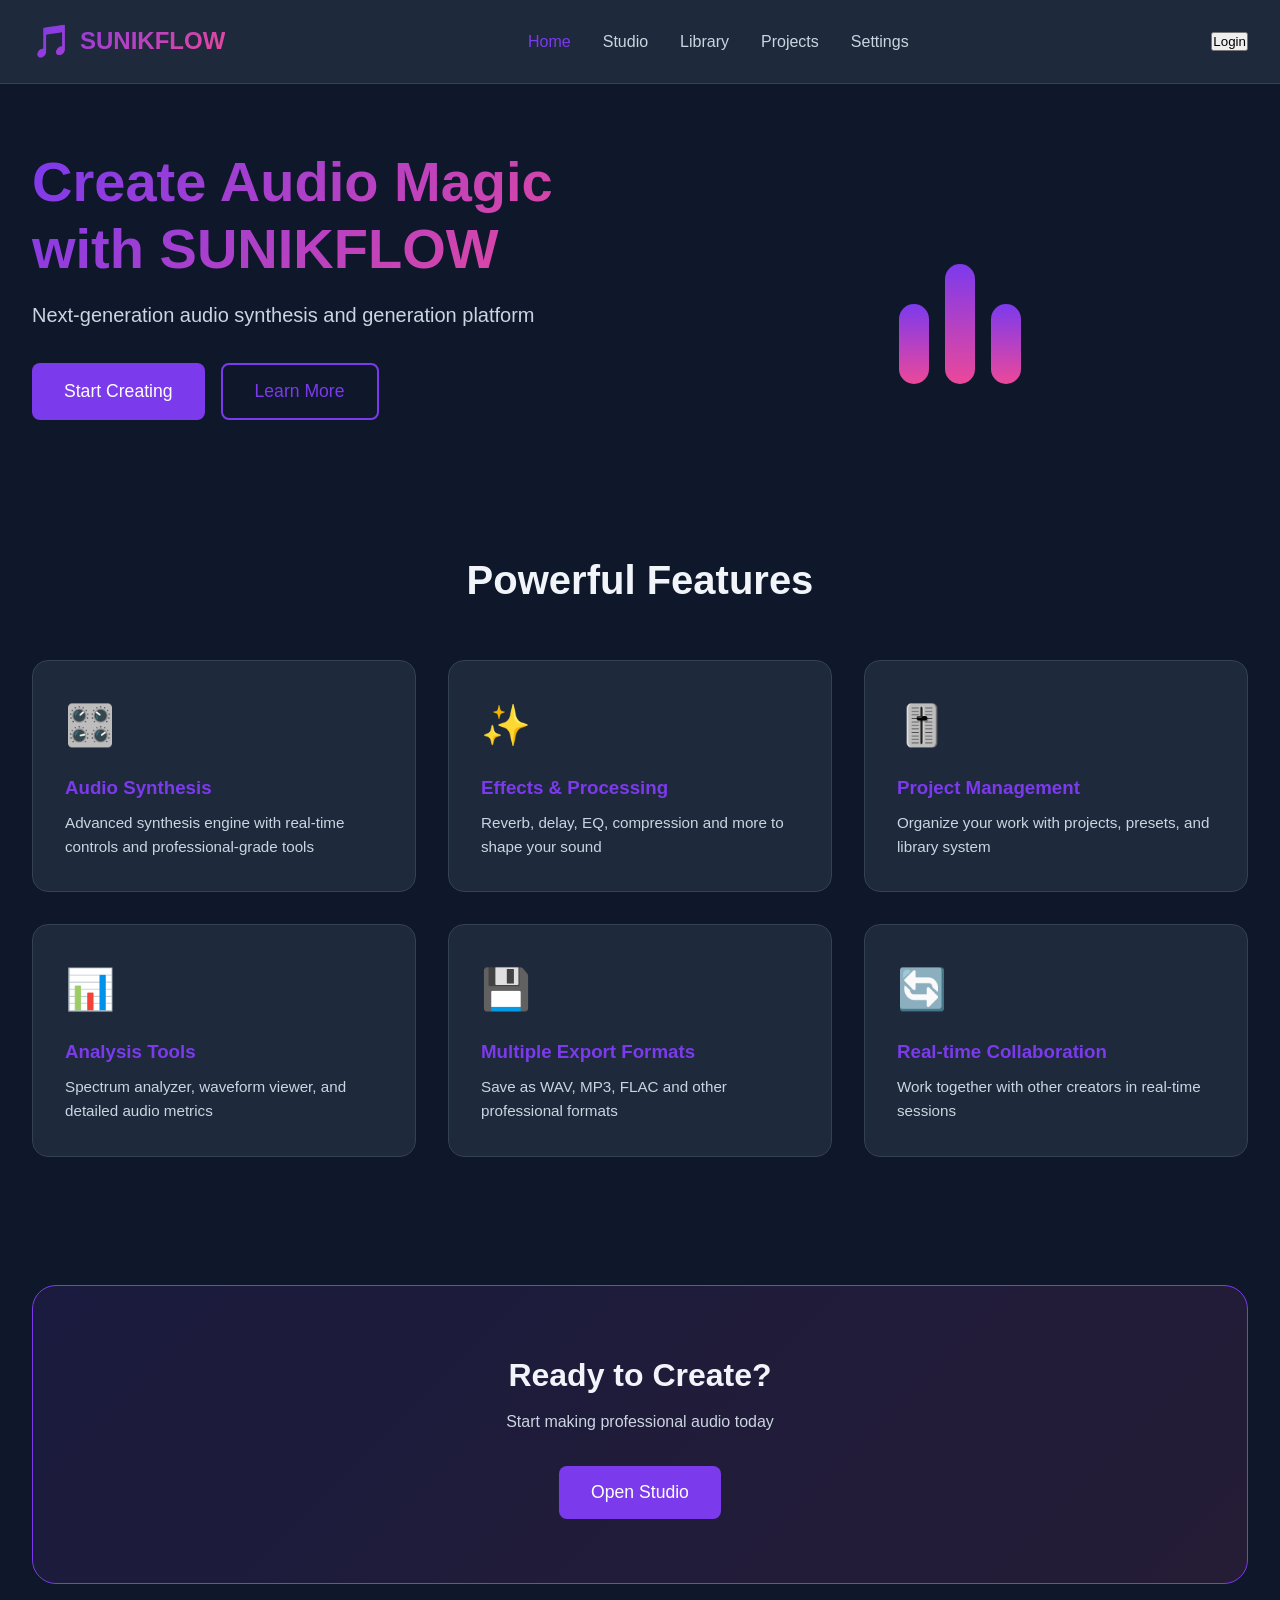
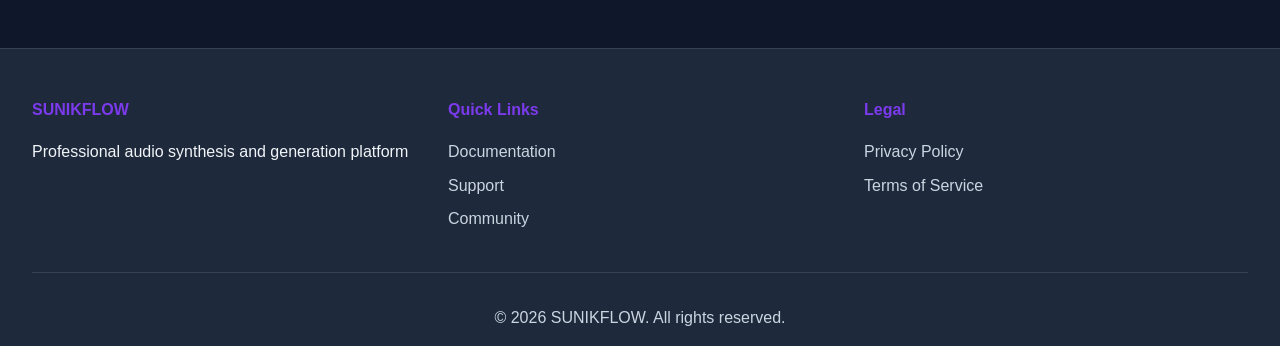
<file: frontend/index.html>
<!DOCTYPE html>
<html lang="es">
<head>
    <meta charset="UTF-8">
    <meta name="viewport" content="width=device-width, initial-scale=1.0">
    <title>SUNIKFLOW - Audio Generation Platform</title>
    <link rel="stylesheet" href="css/style.css">
    <link rel="stylesheet" href="css/home.css">
</head>
<body>
    <nav class="navbar">
        <div class="navbar-container">
            <div class="logo">
                <span class="logo-icon">🎵</span>
                <span class="logo-text">SUNIKFLOW</span>
            </div>
            <ul class="nav-links">
                <li><a href="index.html" class="active">Home</a></li>
                <li><a href="studio.html">Studio</a></li>
                <li><a href="library.html">Library</a></li>
                <li><a href="projects.html">Projects</a></li>
                <li><a href="settings.html">Settings</a></li>
            </ul>
            <div class="nav-user">
                <button class="btn-login">Login</button>
            </div>
        </div>
    </nav>

    <main class="main-content">
        <section class="hero">
            <div class="hero-content">
                <h1 class="hero-title">Create Audio Magic with SUNIKFLOW</h1>
                <p class="hero-subtitle">Next-generation audio synthesis and generation platform</p>
                <div class="hero-actions">
                    <button class="btn btn-primary btn-large" onclick="location.href='studio.html'">Start Creating</button>
                    <button class="btn btn-secondary btn-large">Learn More</button>
                </div>
            </div>
            <div class="hero-visual">
                <div class="waveform-visual">
                    <div class="wave wave-1"></div>
                    <div class="wave wave-2"></div>
                    <div class="wave wave-3"></div>
                </div>
            </div>
        </section>

        <section class="features">
            <h2>Powerful Features</h2>
            <div class="features-grid">
                <div class="feature-card">
                    <div class="feature-icon">🎛️</div>
                    <h3>Audio Synthesis</h3>
                    <p>Advanced synthesis engine with real-time controls and professional-grade tools</p>
                </div>
                <div class="feature-card">
                    <div class="feature-icon">✨</div>
                    <h3>Effects & Processing</h3>
                    <p>Reverb, delay, EQ, compression and more to shape your sound</p>
                </div>
                <div class="feature-card">
                    <div class="feature-icon">🎚️</div>
                    <h3>Project Management</h3>
                    <p>Organize your work with projects, presets, and library system</p>
                </div>
                <div class="feature-card">
                    <div class="feature-icon">📊</div>
                    <h3>Analysis Tools</h3>
                    <p>Spectrum analyzer, waveform viewer, and detailed audio metrics</p>
                </div>
                <div class="feature-card">
                    <div class="feature-icon">💾</div>
                    <h3>Multiple Export Formats</h3>
                    <p>Save as WAV, MP3, FLAC and other professional formats</p>
                </div>
                <div class="feature-card">
                    <div class="feature-icon">🔄</div>
                    <h3>Real-time Collaboration</h3>
                    <p>Work together with other creators in real-time sessions</p>
                </div>
            </div>
        </section>

        <section class="cta-section">
            <h2>Ready to Create?</h2>
            <p>Start making professional audio today</p>
            <button class="btn btn-primary btn-large" onclick="location.href='studio.html'">Open Studio</button>
        </section>
    </main>

    <footer class="footer">
        <div class="footer-content">
            <div class="footer-section">
                <h4>SUNIKFLOW</h4>
                <p>Professional audio synthesis and generation platform</p>
            </div>
            <div class="footer-section">
                <h4>Quick Links</h4>
                <ul>
                    <li><a href="#">Documentation</a></li>
                    <li><a href="#">Support</a></li>
                    <li><a href="#">Community</a></li>
                </ul>
            </div>
            <div class="footer-section">
                <h4>Legal</h4>
                <ul>
                    <li><a href="#">Privacy Policy</a></li>
                    <li><a href="#">Terms of Service</a></li>
                </ul>
            </div>
        </div>
        <div class="footer-bottom">
            <p>&copy; 2026 SUNIKFLOW. All rights reserved.</p>
        </div>
    </footer>
</body>
</html>
</file>
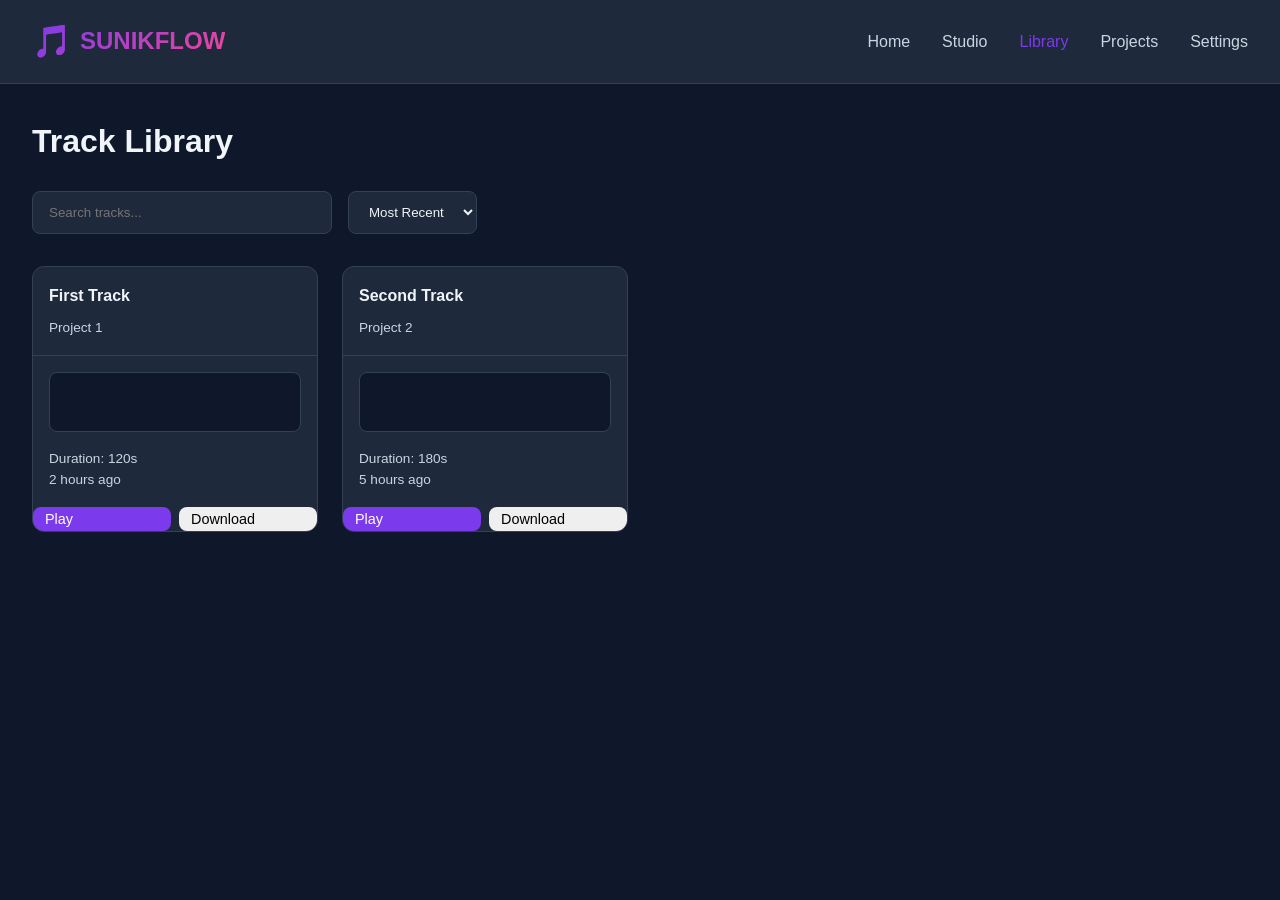
<file: frontend/library.html>
<!DOCTYPE html>
<html lang="es">
<head>
    <meta charset="UTF-8">
    <meta name="viewport" content="width=device-width, initial-scale=1.0">
    <title>Library - SUNIKFLOW</title>
    <link rel="stylesheet" href="css/style.css">
    <link rel="stylesheet" href="css/library.css">
</head>
<body>
    <nav class="navbar">
        <div class="navbar-container">
            <div class="logo">
                <span class="logo-icon">🎵</span>
                <span class="logo-text">SUNIKFLOW</span>
            </div>
            <ul class="nav-links">
                <li><a href="index.html">Home</a></li>
                <li><a href="studio.html">Studio</a></li>
                <li><a href="library.html" class="active">Library</a></li>
                <li><a href="projects.html">Projects</a></li>
                <li><a href="settings.html">Settings</a></li>
            </ul>
        </div>
    </nav>

    <main class="library-container">
        <div class="library-header">
            <h1>Track Library</h1>
            <div class="library-controls">
                <input type="text" placeholder="Search tracks..." class="input-text" id="searchInput">
                <select class="input-text" id="sortBy">
                    <option value="recent">Most Recent</option>
                    <option value="name">Name</option>
                    <option value="duration">Duration</option>
                </select>
            </div>
        </div>

        <div class="library-content">
            <div class="tracks-grid" id="tracksGrid">
                <!-- Track cards will be generated here -->
            </div>
        </div>

        <div class="empty-state" id="emptyState" style="display: none;">
            <p>No tracks found</p>
            <p class="text-muted">Create your first audio track in the Studio</p>
            <a href="studio.html" class="btn btn-primary">Go to Studio</a>
        </div>
    </main>

    <script src="js/library.js"></script>
</body>
</html>
</file>
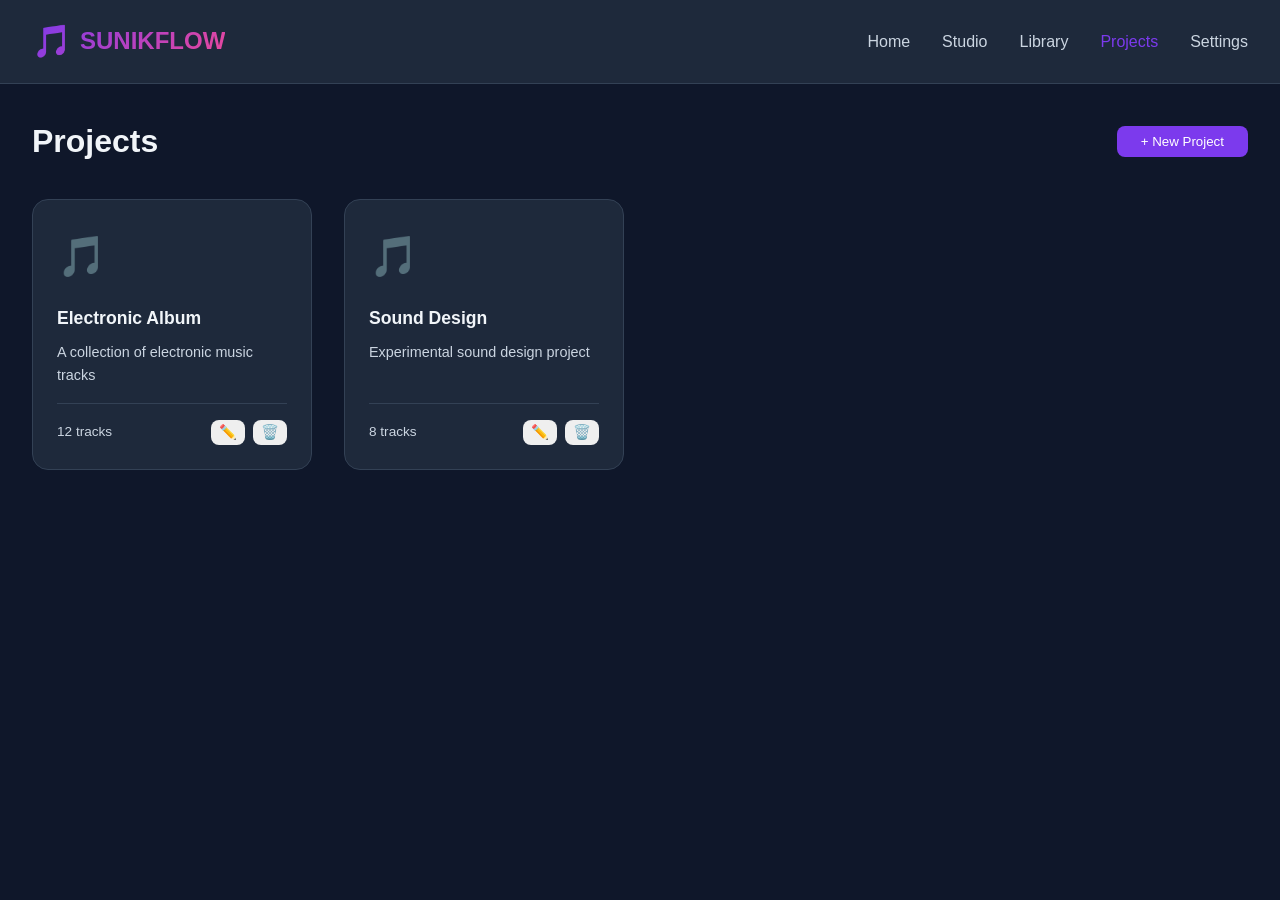
<file: frontend/projects.html>
<!DOCTYPE html>
<html lang="es">
<head>
    <meta charset="UTF-8">
    <meta name="viewport" content="width=device-width, initial-scale=1.0">
    <title>Projects - SUNIKFLOW</title>
    <link rel="stylesheet" href="css/style.css">
    <link rel="stylesheet" href="css/projects.css">
</head>
<body>
    <nav class="navbar">
        <div class="navbar-container">
            <div class="logo">
                <span class="logo-icon">🎵</span>
                <span class="logo-text">SUNIKFLOW</span>
            </div>
            <ul class="nav-links">
                <li><a href="index.html">Home</a></li>
                <li><a href="studio.html">Studio</a></li>
                <li><a href="library.html">Library</a></li>
                <li><a href="projects.html" class="active">Projects</a></li>
                <li><a href="settings.html">Settings</a></li>
            </ul>
        </div>
    </nav>

    <main class="projects-container">
        <div class="projects-header">
            <h1>Projects</h1>
            <button class="btn btn-primary" onclick="createNewProject()">+ New Project</button>
        </div>

        <div class="projects-grid" id="projectsGrid">
            <!-- Project cards will be generated here -->
        </div>

        <div class="empty-state" id="emptyState" style="display: none;">
            <p>No projects yet</p>
            <p class="text-muted">Create your first project to organize your work</p>
            <button class="btn btn-primary" onclick="createNewProject()">Create Project</button>
        </div>
    </main>

    <script src="js/projects.js"></script>
</body>
</html>
</file>
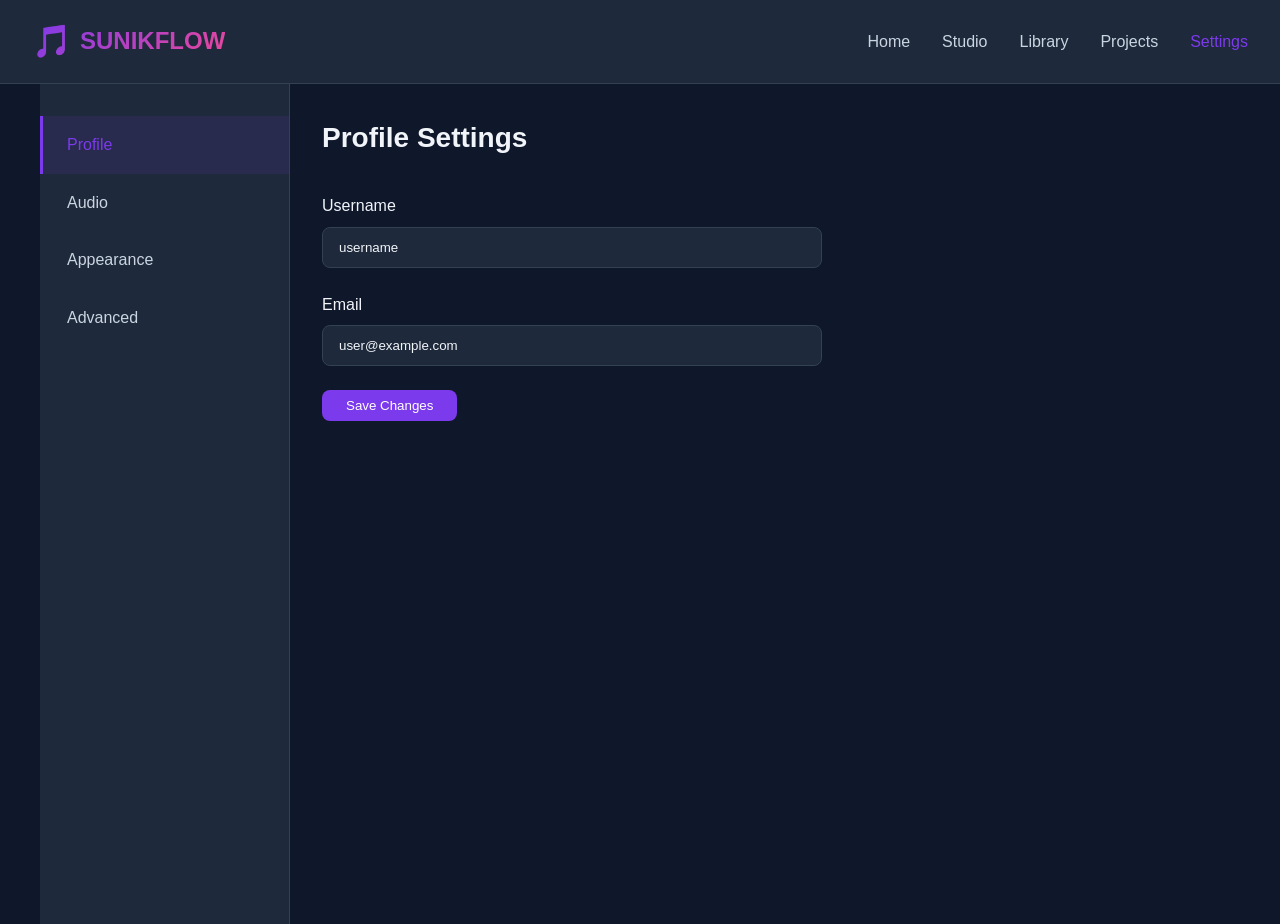
<file: frontend/settings.html>
<!DOCTYPE html>
<html lang="es">
<head>
    <meta charset="UTF-8">
    <meta name="viewport" content="width=device-width, initial-scale=1.0">
    <title>Settings - SUNIKFLOW</title>
    <link rel="stylesheet" href="css/style.css">
    <link rel="stylesheet" href="css/settings.css">
</head>
<body>
    <nav class="navbar">
        <div class="navbar-container">
            <div class="logo">
                <span class="logo-icon">🎵</span>
                <span class="logo-text">SUNIKFLOW</span>
            </div>
            <ul class="nav-links">
                <li><a href="index.html">Home</a></li>
                <li><a href="studio.html">Studio</a></li>
                <li><a href="library.html">Library</a></li>
                <li><a href="projects.html">Projects</a></li>
                <li><a href="settings.html" class="active">Settings</a></li>
            </ul>
        </div>
    </nav>

    <main class="settings-container">
        <div class="settings-sidebar">
            <div class="settings-menu">
                <a href="#profile" class="settings-link active" onclick="switchSettings('profile')">Profile</a>
                <a href="#audio" class="settings-link" onclick="switchSettings('audio')">Audio</a>
                <a href="#appearance" class="settings-link" onclick="switchSettings('appearance')">Appearance</a>
                <a href="#advanced" class="settings-link" onclick="switchSettings('advanced')">Advanced</a>
            </div>
        </div>

        <div class="settings-content">
            <div id="profile" class="settings-section active">
                <h2>Profile Settings</h2>
                <form class="settings-form">
                    <div class="form-group">
                        <label>Username</label>
                        <input type="text" class="input-text" value="username">
                    </div>
                    <div class="form-group">
                        <label>Email</label>
                        <input type="email" class="input-text" value="user@example.com">
                    </div>
                    <button type="submit" class="btn btn-primary">Save Changes</button>
                </form>
            </div>

            <div id="audio" class="settings-section" style="display: none;">
                <h2>Audio Settings</h2>
                <form class="settings-form">
                    <div class="form-group">
                        <label>Sample Rate</label>
                        <select class="input-text">
                            <option value="44100">44100 Hz</option>
                            <option value="48000">48000 Hz</option>
                            <option value="96000">96000 Hz</option>
                        </select>
                    </div>
                    <div class="form-group">
                        <label>Bit Depth</label>
                        <select class="input-text">
                            <option value="16">16-bit</option>
                            <option value="24">24-bit</option>
                            <option value="32">32-bit</option>
                        </select>
                    </div>
                    <button type="submit" class="btn btn-primary">Save Settings</button>
                </form>
            </div>

            <div id="appearance" class="settings-section" style="display: none;">
                <h2>Appearance</h2>
                <form class="settings-form">
                    <div class="form-group">
                        <label>Theme</label>
                        <select class="input-text">
                            <option value="dark">Dark</option>
                            <option value="light">Light</option>
                            <option value="auto">Auto</option>
                        </select>
                    </div>
                    <button type="submit" class="btn btn-primary">Save Preferences</button>
                </form>
            </div>

            <div id="advanced" class="settings-section" style="display: none;">
                <h2>Advanced Settings</h2>
                <form class="settings-form">
                    <div class="form-group">
                        <label class="checkbox">
                            <input type="checkbox" checked>
                            <span>Enable Autosave</span>
                        </label>
                    </div>
                    <div class="form-group">
                        <label class="checkbox">
                            <input type="checkbox" checked>
                            <span>Enable Notifications</span>
                        </label>
                    </div>
                    <button type="submit" class="btn btn-primary">Save Settings</button>
                </form>
            </div>
        </div>
    </main>

    <script src="js/settings.js"></script>
</body>
</html>
</file>
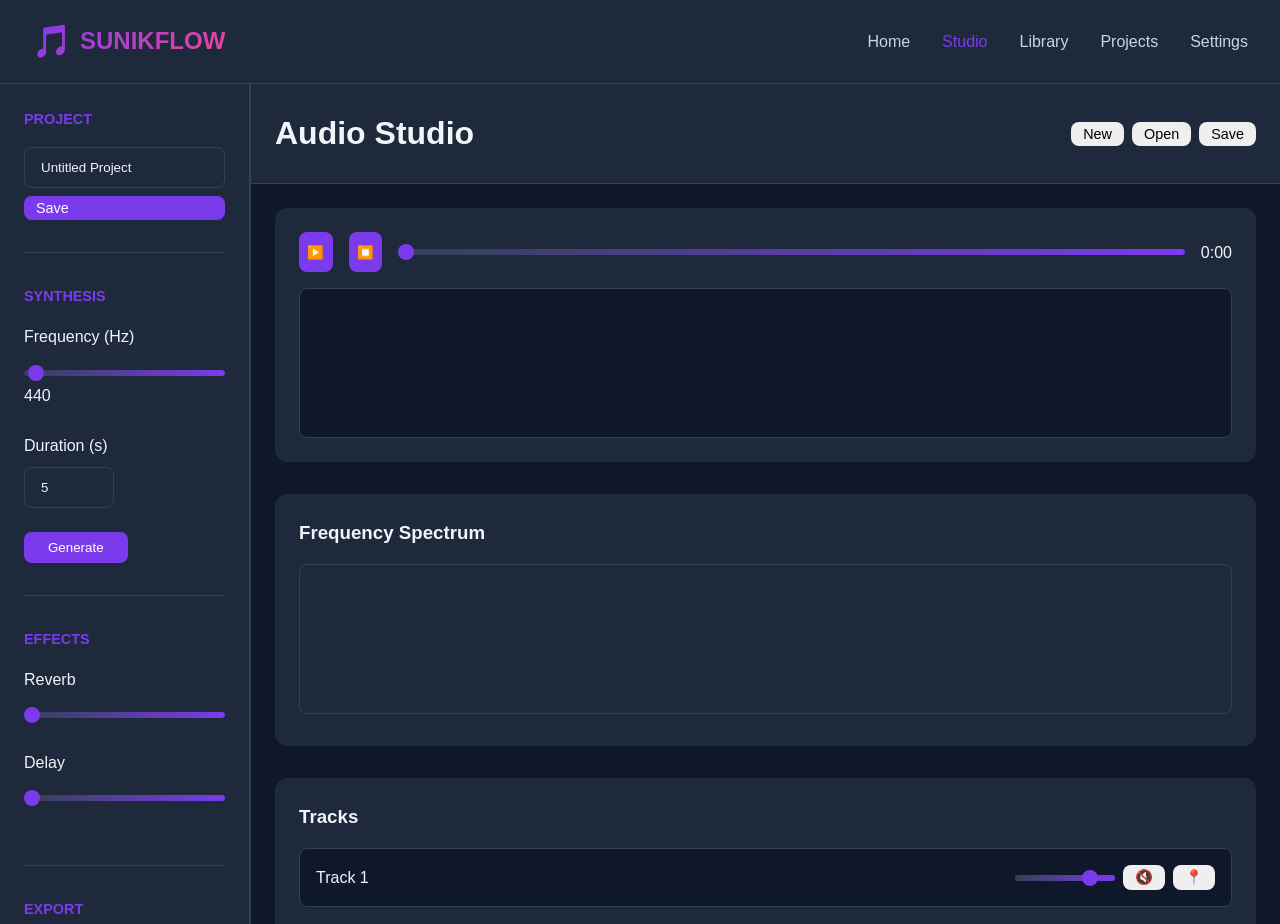
<file: frontend/studio.html>
<!DOCTYPE html>
<html lang="es">
<head>
    <meta charset="UTF-8">
    <meta name="viewport" content="width=device-width, initial-scale=1.0">
    <title>Studio - SUNIKFLOW</title>
    <link rel="stylesheet" href="css/style.css">
    <link rel="stylesheet" href="css/studio.css">
</head>
<body>
    <nav class="navbar">
        <div class="navbar-container">
            <div class="logo">
                <span class="logo-icon">🎵</span>
                <span class="logo-text">SUNIKFLOW</span>
            </div>
            <ul class="nav-links">
                <li><a href="index.html">Home</a></li>
                <li><a href="studio.html" class="active">Studio</a></li>
                <li><a href="library.html">Library</a></li>
                <li><a href="projects.html">Projects</a></li>
                <li><a href="settings.html">Settings</a></li>
            </ul>
        </div>
    </nav>

    <div class="studio-container">
        <aside class="sidebar">
            <div class="sidebar-section">
                <h3>Project</h3>
                <div class="project-info">
                    <input type="text" placeholder="Project name" class="input-text" id="projectName" value="Untitled Project">
                    <button class="btn btn-small btn-primary">Save</button>
                </div>
            </div>

            <div class="sidebar-section">
                <h3>Synthesis</h3>
                <div class="control-group">
                    <label>Frequency (Hz)</label>
                    <input type="range" min="20" max="20000" value="440" class="slider" id="frequency">
                    <span id="frequencyValue">440</span>
                </div>
                <div class="control-group">
                    <label>Duration (s)</label>
                    <input type="number" min="0.1" max="60" value="5" class="input-text" id="duration">
                </div>
                <button class="btn btn-primary" onclick="generateAudio()">Generate</button>
            </div>

            <div class="sidebar-section">
                <h3>Effects</h3>
                <div class="control-group">
                    <label>Reverb</label>
                    <input type="range" min="0" max="100" value="0" class="slider" id="reverb">
                </div>
                <div class="control-group">
                    <label>Delay</label>
                    <input type="range" min="0" max="100" value="0" class="slider" id="delay">
                </div>
            </div>

            <div class="sidebar-section">
                <h3>Export</h3>
                <button class="btn btn-success" onclick="exportWAV()">Export WAV</button>
                <button class="btn btn-success" onclick="exportMP3()">Export MP3</button>
            </div>
        </aside>

        <main class="studio-main">
            <div class="studio-header">
                <h1>Audio Studio</h1>
                <div class="controls">
                    <button class="btn btn-small">New</button>
                    <button class="btn btn-small">Open</button>
                    <button class="btn btn-small">Save</button>
                </div>
            </div>

            <div class="studio-workspace">
                <div class="player-section">
                    <div class="player-controls">
                        <button id="playBtn" class="btn btn-icon">▶️</button>
                        <button id="stopBtn" class="btn btn-icon">⏹️</button>
                        <input type="range" min="0" max="100" value="0" class="slider" id="playbackPosition">
                        <span id="playbackTime">0:00</span>
                    </div>
                    <div class="waveform-container">
                        <canvas id="waveformCanvas" width="800" height="150"></canvas>
                    </div>
                </div>

                <div class="spectrum-section">
                    <h3>Frequency Spectrum</h3>
                    <canvas id="spectrumCanvas" width="800" height="150"></canvas>
                </div>

                <div class="tracks-section">
                    <h3>Tracks</h3>
                    <div class="tracks-list" id="tracksList">
                        <div class="track-item">
                            <div class="track-header">
                                <span class="track-name">Track 1</span>
                                <div class="track-controls">
                                    <input type="range" min="0" max="100" value="80" class="slider" title="Volume">
                                    <button class="btn btn-small">🔇</button>
                                    <button class="btn btn-small">📍</button>
                                </div>
                            </div>
                        </div>
                    </div>
                    <button class="btn btn-small btn-primary" onclick="addTrack()">+ Add Track</button>
                </div>
            </div>
        </main>
    </div>

    <script src="js/studio.js"></script>
</body>
</html>
</file>
<file: frontend/css/style.css>
:root {
    --primary: #7C3AED;
    --secondary: #06B6D4;
    --accent: #EC4899;
    --bg-dark: #0F172A;
    --bg-surface: #1E293B;
    --bg-hover: #334155;
    --text-primary: #F1F5F9;
    --text-secondary: #CBD5E1;
    --border: #334155;
    --success: #10B981;
    --warning: #F59E0B;
    --error: #EF4444;
}

* {
    margin: 0;
    padding: 0;
    box-sizing: border-box;
}

body {
    font-family: 'Inter', -apple-system, BlinkMacSystemFont, 'Segoe UI', sans-serif;
    background-color: var(--bg-dark);
    color: var(--text-primary);
    line-height: 1.6;
}

/* Navbar */
.navbar {
    background-color: var(--bg-surface);
    border-bottom: 1px solid var(--border);
    position: sticky;
    top: 0;
    z-index: 100;
}

.navbar-container {
    max-width: 1400px;
    margin: 0 auto;
    padding: 1rem 2rem;
    display: flex;
    justify-content: space-between;
    align-items: center;
}

.logo {
    display: flex;
    align-items: center;
    gap: 0.5rem;
    font-size: 1.5rem;
    font-weight: bold;
    background: linear-gradient(135deg, var(--primary), var(--accent));
    -webkit-background-clip: text;
    -webkit-text-fill-color: transparent;
    background-clip: text;
}

.logo-icon {
    font-size: 2rem;
}

.nav-links {
    display: flex;
    list-style: none;
    gap: 2rem;
}

.nav-links a {
    color: var(--text-secondary);
    text-decoration: none;
    transition: color 0.3s;
}

.nav-links a:hover,
.nav-links a.active {
    color: var(--primary);
}

.nav-user {
    display: flex;
    align-items: center;
    gap: 1rem;
}

/* Buttons */
.btn {
    padding: 0.5rem 1.5rem;
    border: none;
    border-radius: 0.5rem;
    cursor: pointer;
    font-family: inherit;
    font-weight: 500;
    transition: all 0.3s;
    display: inline-flex;
    align-items: center;
    gap: 0.5rem;
}

.btn-primary {
    background-color: var(--primary);
    color: white;
}

.btn-primary:hover {
    background-color: #6D28D9;
    transform: translateY(-2px);
}

.btn-secondary {
    background-color: transparent;
    color: var(--primary);
    border: 2px solid var(--primary);
}

.btn-secondary:hover {
    background-color: var(--primary);
    color: white;
}

.btn-success {
    background-color: var(--success);
    color: white;
}

.btn-success:hover {
    background-color: #059669;
}

.btn-large {
    padding: 1rem 2rem;
    font-size: 1.1rem;
}

.btn-small {
    padding: 0.25rem 0.75rem;
    font-size: 0.9rem;
}

.btn-icon {
    width: 2.5rem;
    height: 2.5rem;
    padding: 0;
    justify-content: center;
    background-color: var(--primary);
    color: white;
}

.btn-icon:hover {
    background-color: #6D28D9;
}

/* Forms */
.input-text {
    padding: 0.75rem 1rem;
    border: 1px solid var(--border);
    border-radius: 0.5rem;
    background-color: var(--bg-surface);
    color: var(--text-primary);
    font-family: inherit;
    transition: border-color 0.3s;
}

.input-text:focus {
    outline: none;
    border-color: var(--primary);
    box-shadow: 0 0 0 3px rgba(124, 58, 237, 0.1);
}

.slider {
    width: 100%;
    height: 6px;
    border-radius: 3px;
    background: linear-gradient(to right, var(--bg-hover), var(--primary));
    outline: none;
    -webkit-appearance: none;
}

.slider::-webkit-slider-thumb {
    -webkit-appearance: none;
    appearance: none;
    width: 16px;
    height: 16px;
    border-radius: 50%;
    background: var(--primary);
    cursor: pointer;
}

.slider::-moz-range-thumb {
    width: 16px;
    height: 16px;
    border-radius: 50%;
    background: var(--primary);
    cursor: pointer;
    border: none;
}

/* Footer */
.footer {
    background-color: var(--bg-surface);
    border-top: 1px solid var(--border);
    margin-top: 4rem;
    padding: 3rem 2rem 1rem;
}

.footer-content {
    max-width: 1400px;
    margin: 0 auto;
    display: grid;
    grid-template-columns: repeat(auto-fit, minmax(250px, 1fr));
    gap: 2rem;
    margin-bottom: 2rem;
}

.footer-section h4 {
    margin-bottom: 1rem;
    color: var(--primary);
}

.footer-section ul {
    list-style: none;
}

.footer-section ul li {
    margin-bottom: 0.5rem;
}

.footer-section a {
    color: var(--text-secondary);
    text-decoration: none;
    transition: color 0.3s;
}

.footer-section a:hover {
    color: var(--primary);
}

.footer-bottom {
    text-align: center;
    padding-top: 2rem;
    border-top: 1px solid var(--border);
    color: var(--text-secondary);
}

/* Utilities */
.text-muted {
    color: var(--text-secondary);
}

.control-group {
    margin-bottom: 1.5rem;
}

.control-group label {
    display: block;
    margin-bottom: 0.5rem;
    font-weight: 500;
}

.form-group {
    margin-bottom: 1.5rem;
}

.form-group label {
    display: block;
    margin-bottom: 0.5rem;
    font-weight: 500;
}

.checkbox {
    display: flex;
    align-items: center;
    gap: 0.5rem;
    cursor: pointer;
}

.checkbox input {
    cursor: pointer;
}
</file>
<file: frontend/css/home.css>
/* Home Page Styles */

.main-content {
    max-width: 1400px;
    margin: 0 auto;
    padding: 0 2rem;
}

.hero {
    display: grid;
    grid-template-columns: 1fr 1fr;
    align-items: center;
    gap: 4rem;
    padding: 4rem 0;
}

.hero-content h1 {
    font-size: 3.5rem;
    line-height: 1.2;
    margin-bottom: 1rem;
    background: linear-gradient(135deg, var(--primary), var(--accent));
    -webkit-background-clip: text;
    -webkit-text-fill-color: transparent;
    background-clip: text;
}

.hero-subtitle {
    font-size: 1.25rem;
    color: var(--text-secondary);
    margin-bottom: 2rem;
}

.hero-actions {
    display: flex;
    gap: 1rem;
}

.hero-visual {
    display: flex;
    justify-content: center;
    align-items: center;
}

.waveform-visual {
    position: relative;
    width: 200px;
    height: 200px;
    display: flex;
    align-items: flex-end;
    justify-content: center;
    gap: 1rem;
}

.wave {
    width: 30px;
    background: linear-gradient(180deg, var(--primary), var(--accent));
    border-radius: 15px;
    animation: wave 0.8s ease-in-out infinite;
}

.wave-1 {
    height: 40%;
    animation-delay: 0s;
}

.wave-2 {
    height: 60%;
    animation-delay: 0.2s;
}

.wave-3 {
    height: 40%;
    animation-delay: 0.4s;
}

@keyframes wave {
    0%, 100% { height: 40%; }
    50% { height: 100%; }
}

/* Features Section */
.features {
    padding: 4rem 0;
}

.features h2 {
    font-size: 2.5rem;
    margin-bottom: 3rem;
    text-align: center;
}

.features-grid {
    display: grid;
    grid-template-columns: repeat(auto-fit, minmax(300px, 1fr));
    gap: 2rem;
}

.feature-card {
    background-color: var(--bg-surface);
    border: 1px solid var(--border);
    border-radius: 1rem;
    padding: 2rem;
    transition: all 0.3s;
}

.feature-card:hover {
    border-color: var(--primary);
    transform: translateY(-5px);
    box-shadow: 0 10px 30px rgba(124, 58, 237, 0.1);
}

.feature-icon {
    font-size: 2.5rem;
    margin-bottom: 1rem;
}

.feature-card h3 {
    margin-bottom: 0.5rem;
    color: var(--primary);
}

.feature-card p {
    color: var(--text-secondary);
    font-size: 0.95rem;
}

/* CTA Section */
.cta-section {
    background: linear-gradient(135deg, rgba(124, 58, 237, 0.1), rgba(236, 72, 153, 0.1));
    border: 1px solid var(--primary);
    border-radius: 1.5rem;
    padding: 4rem 2rem;
    text-align: center;
    margin: 4rem 0;
}

.cta-section h2 {
    font-size: 2rem;
    margin-bottom: 0.5rem;
}

.cta-section p {
    color: var(--text-secondary);
    margin-bottom: 2rem;
}

@media (max-width: 768px) {
    .hero {
        grid-template-columns: 1fr;
        padding: 2rem 0;
    }

    .hero-content h1 {
        font-size: 2rem;
    }

    .hero-actions {
        flex-direction: column;
    }

    .features h2 {
        font-size: 1.75rem;
    }

    .nav-links {
        display: none;
    }
}
</file>
<file: frontend/css/library.css>
/* Library Page Styles */

.library-container {
    max-width: 1400px;
    margin: 0 auto;
    padding: 2rem;
}

.library-header {
    margin-bottom: 2rem;
}

.library-header h1 {
    font-size: 2rem;
    margin-bottom: 1.5rem;
}

.library-controls {
    display: flex;
    gap: 1rem;
}

.library-controls input {
    flex: 1;
    max-width: 300px;
}

.tracks-grid {
    display: grid;
    grid-template-columns: repeat(auto-fill, minmax(250px, 1fr));
    gap: 1.5rem;
}

.track-card {
    background-color: var(--bg-surface);
    border: 1px solid var(--border);
    border-radius: 0.75rem;
    overflow: hidden;
    transition: all 0.3s;
    display: flex;
    flex-direction: column;
}

.track-card:hover {
    border-color: var(--primary);
    transform: translateY(-5px);
    box-shadow: 0 10px 30px rgba(124, 58, 237, 0.1);
}

.track-card-header {
    padding: 1rem;
    background-color: linear-gradient(135deg, rgba(124, 58, 237, 0.1), rgba(236, 72, 153, 0.1));
    border-bottom: 1px solid var(--border);
}

.track-card-title {
    font-weight: 600;
    margin-bottom: 0.5rem;
}

.track-card-meta {
    font-size: 0.85rem;
    color: var(--text-secondary);
}

.track-card-body {
    padding: 1rem;
    flex: 1;
    display: flex;
    flex-direction: column;
}

.track-waveform {
    width: 100%;
    height: 60px;
    background-color: var(--bg-dark);
    border-radius: 0.5rem;
    margin-bottom: 1rem;
    border: 1px solid var(--border);
}

.track-card-actions {
    display: flex;
    gap: 0.5rem;
    margin-top: auto;
}

.track-card-actions .btn {
    flex: 1;
}

.empty-state {
    text-align: center;
    padding: 4rem 2rem;
    color: var(--text-secondary);
}

.empty-state p {
    margin-bottom: 0.5rem;
}

@media (max-width: 768px) {
    .library-controls {
        flex-direction: column;
    }

    .library-controls input {
        max-width: none;
    }

    .tracks-grid {
        grid-template-columns: 1fr;
    }
}
</file>
<file: frontend/css/projects.css>
/* Projects Page Styles */

.projects-container {
    max-width: 1400px;
    margin: 0 auto;
    padding: 2rem;
}

.projects-header {
    display: flex;
    justify-content: space-between;
    align-items: center;
    margin-bottom: 2rem;
}

.projects-header h1 {
    font-size: 2rem;
}

.projects-grid {
    display: grid;
    grid-template-columns: repeat(auto-fill, minmax(280px, 1fr));
    gap: 2rem;
}

.project-card {
    background-color: var(--bg-surface);
    border: 1px solid var(--border);
    border-radius: 1rem;
    padding: 1.5rem;
    transition: all 0.3s;
    cursor: pointer;
    display: flex;
    flex-direction: column;
}

.project-card:hover {
    border-color: var(--primary);
    transform: translateY(-5px);
    box-shadow: 0 10px 30px rgba(124, 58, 237, 0.1);
}

.project-icon {
    font-size: 2.5rem;
    margin-bottom: 1rem;
}

.project-name {
    font-weight: 600;
    font-size: 1.1rem;
    margin-bottom: 0.5rem;
}

.project-description {
    color: var(--text-secondary);
    font-size: 0.9rem;
    margin-bottom: 1rem;
    flex: 1;
}

.project-footer {
    display: flex;
    justify-content: space-between;
    align-items: center;
    padding-top: 1rem;
    border-top: 1px solid var(--border);
    font-size: 0.85rem;
    color: var(--text-secondary);
}

.project-actions {
    display: flex;
    gap: 0.5rem;
}

.project-actions .btn-small {
    padding: 0.25rem 0.5rem;
}

.empty-state {
    grid-column: 1 / -1;
    text-align: center;
    padding: 4rem 2rem;
    color: var(--text-secondary);
}

@media (max-width: 768px) {
    .projects-header {
        flex-direction: column;
        align-items: flex-start;
        gap: 1rem;
    }

    .projects-grid {
        grid-template-columns: 1fr;
    }
}
</file>
<file: frontend/css/settings.css>
/* Settings Page Styles */

.settings-container {
    display: grid;
    grid-template-columns: 250px 1fr;
    max-width: 1200px;
    margin: 0 auto;
    min-height: calc(100vh - 60px);
}

.settings-sidebar {
    background-color: var(--bg-surface);
    border-right: 1px solid var(--border);
    padding: 2rem 0;
}

.settings-menu {
    display: flex;
    flex-direction: column;
}

.settings-link {
    padding: 1rem 1.5rem;
    color: var(--text-secondary);
    text-decoration: none;
    border-left: 3px solid transparent;
    transition: all 0.3s;
}

.settings-link:hover,
.settings-link.active {
    color: var(--primary);
    border-left-color: var(--primary);
    background-color: rgba(124, 58, 237, 0.1);
}

.settings-content {
    padding: 2rem;
}

.settings-section {
    display: none;
}

.settings-section.active {
    display: block;
}

.settings-section h2 {
    font-size: 1.75rem;
    margin-bottom: 2rem;
}

.settings-form {
    max-width: 500px;
}

.form-group {
    margin-bottom: 1.5rem;
}

.form-group label {
    display: block;
    margin-bottom: 0.5rem;
    font-weight: 500;
}

.form-group input,
.form-group select {
    width: 100%;
}

.form-group .input-text {
    width: 100%;
}

.checkbox {
    display: flex;
    align-items: center;
    gap: 0.75rem;
    cursor: pointer;
}

.checkbox input[type="checkbox"] {
    width: 18px;
    height: 18px;
    cursor: pointer;
    accent-color: var(--primary);
}

@media (max-width: 768px) {
    .settings-container {
        grid-template-columns: 1fr;
    }

    .settings-sidebar {
        border-right: none;
        border-bottom: 1px solid var(--border);
        padding: 1rem 0;
    }

    .settings-link {
        padding: 0.75rem 1rem;
        border-left: none;
        border-bottom: 2px solid transparent;
    }

    .settings-link:hover,
    .settings-link.active {
        border-left: none;
        border-bottom-color: var(--primary);
    }
}
</file>
<file: frontend/css/studio.css>
/* Studio Page Styles */

.studio-container {
    display: grid;
    grid-template-columns: 250px 1fr;
    height: calc(100vh - 60px);
    gap: 1px;
    background-color: var(--border);
}

.sidebar {
    background-color: var(--bg-surface);
    overflow-y: auto;
    padding: 1.5rem;
    border-right: 1px solid var(--border);
}

.sidebar-section {
    margin-bottom: 2rem;
    padding-bottom: 2rem;
    border-bottom: 1px solid var(--border);
}

.sidebar-section:last-child {
    border-bottom: none;
}

.sidebar-section h3 {
    font-size: 0.9rem;
    font-weight: 600;
    text-transform: uppercase;
    color: var(--primary);
    margin-bottom: 1rem;
}

.project-info {
    display: flex;
    flex-direction: column;
    gap: 0.5rem;
}

.studio-main {
    display: flex;
    flex-direction: column;
    background-color: var(--bg-dark);
    overflow: hidden;
}

.studio-header {
    display: flex;
    justify-content: space-between;
    align-items: center;
    padding: 1.5rem;
    border-bottom: 1px solid var(--border);
    background-color: var(--bg-surface);
}

.controls {
    display: flex;
    gap: 0.5rem;
}

.studio-workspace {
    flex: 1;
    overflow-y: auto;
    padding: 1.5rem;
    display: flex;
    flex-direction: column;
    gap: 2rem;
}

/* Player Section */
.player-section {
    background-color: var(--bg-surface);
    border-radius: 0.75rem;
    padding: 1.5rem;
}

.player-controls {
    display: flex;
    align-items: center;
    gap: 1rem;
    margin-bottom: 1rem;
}

.waveform-container {
    width: 100%;
    height: 150px;
    background-color: var(--bg-dark);
    border-radius: 0.5rem;
    overflow: hidden;
    border: 1px solid var(--border);
}

#waveformCanvas {
    width: 100%;
    height: 100%;
}

/* Spectrum Section */
.spectrum-section {
    background-color: var(--bg-surface);
    border-radius: 0.75rem;
    padding: 1.5rem;
}

.spectrum-section h3 {
    margin-bottom: 1rem;
}

#spectrumCanvas {
    width: 100%;
    height: 150px;
    border: 1px solid var(--border);
    border-radius: 0.5rem;
}

/* Tracks Section */
.tracks-section {
    background-color: var(--bg-surface);
    border-radius: 0.75rem;
    padding: 1.5rem;
}

.tracks-section h3 {
    margin-bottom: 1rem;
}

.tracks-list {
    margin-bottom: 1rem;
}

.track-item {
    background-color: var(--bg-dark);
    border: 1px solid var(--border);
    border-radius: 0.5rem;
    padding: 1rem;
    margin-bottom: 0.75rem;
}

.track-header {
    display: flex;
    justify-content: space-between;
    align-items: center;
}

.track-name {
    font-weight: 500;
}

.track-controls {
    display: flex;
    align-items: center;
    gap: 0.5rem;
}

.track-controls .slider {
    width: 100px;
}

@media (max-width: 1024px) {
    .studio-container {
        grid-template-columns: 200px 1fr;
    }

    .sidebar {
        padding: 1rem;
    }
}

@media (max-width: 768px) {
    .studio-container {
        grid-template-columns: 1fr;
        height: auto;
    }

    .sidebar {
        border-right: none;
        border-bottom: 1px solid var(--border);
    }
}
</file>
